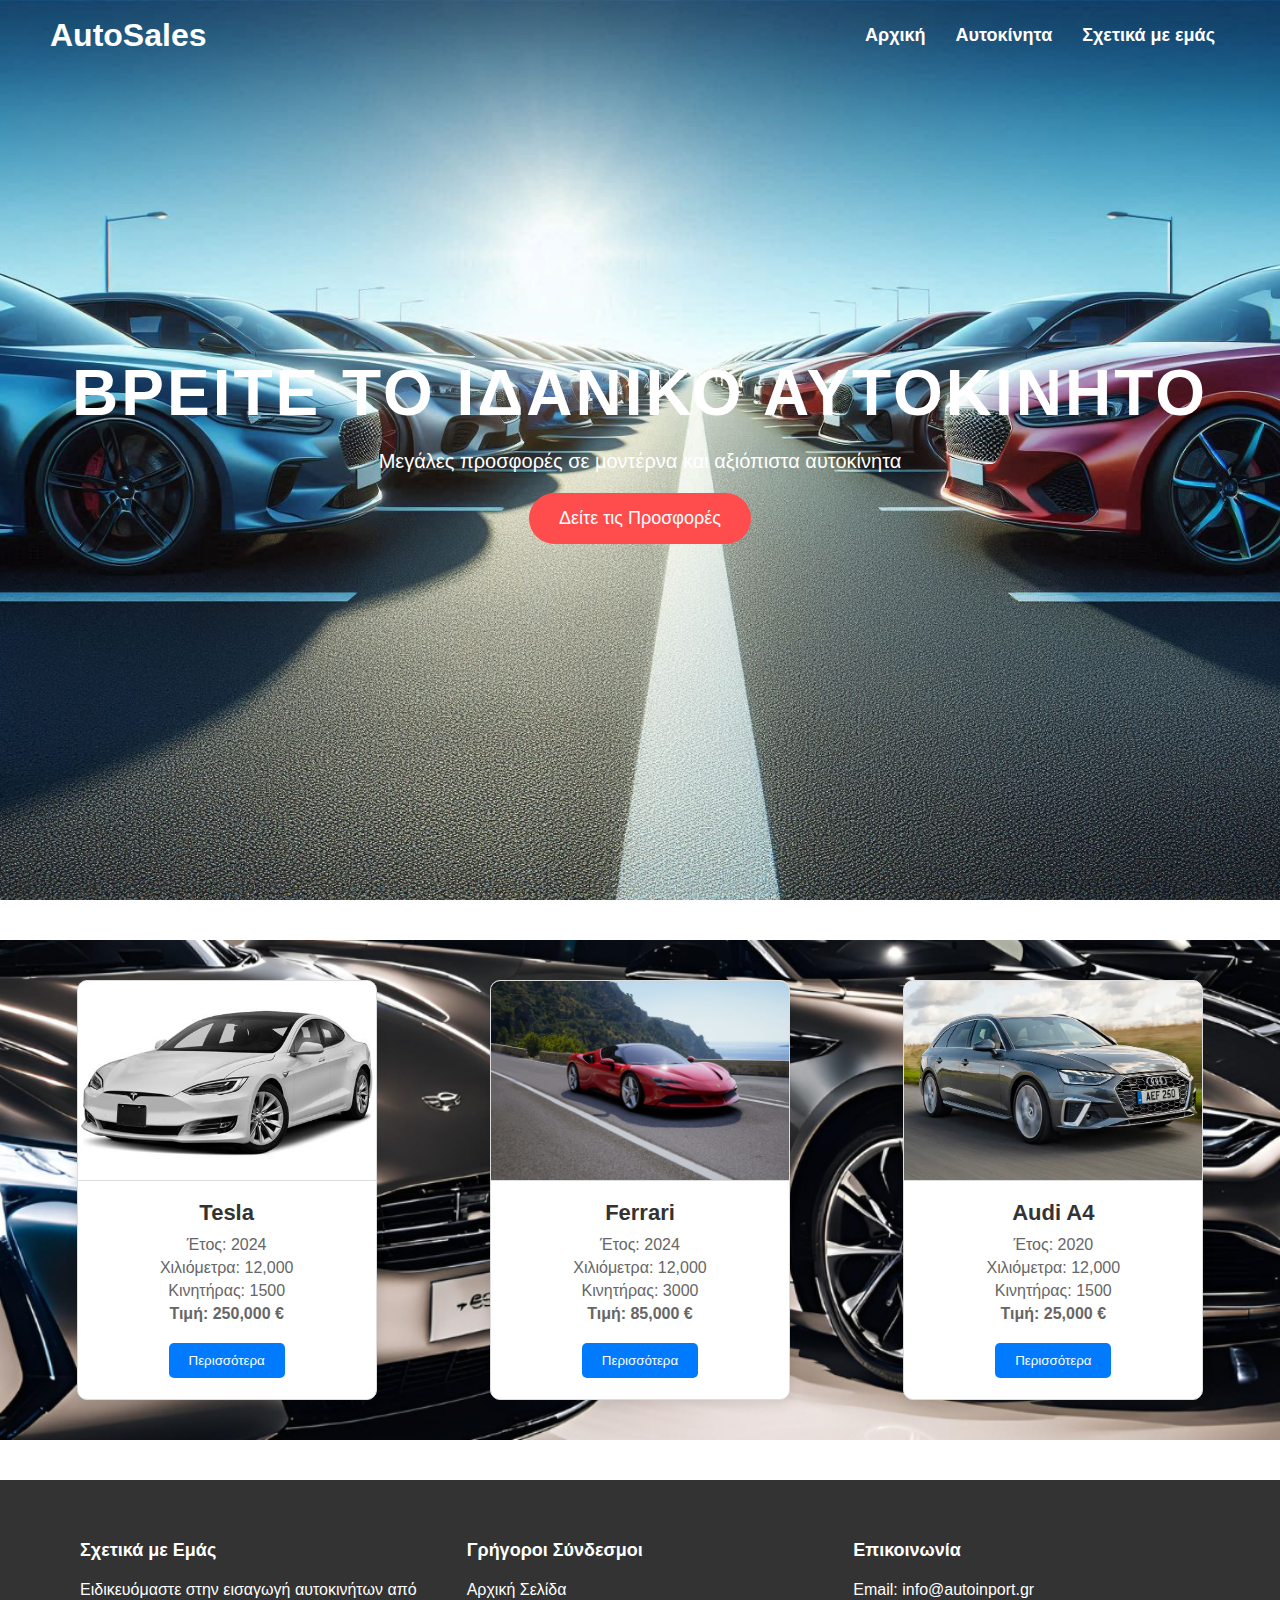
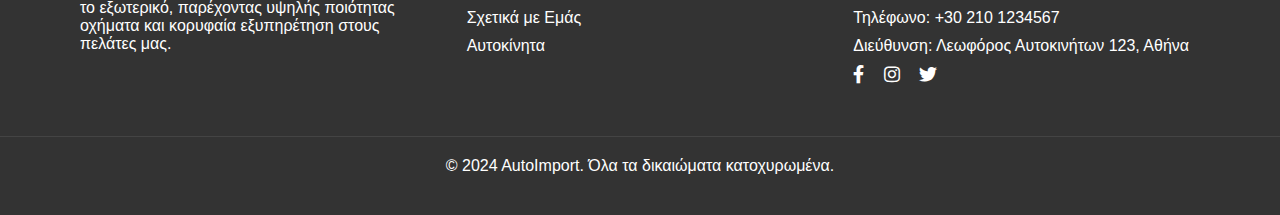
<file: index.html>
<!DOCTYPE html>
<html lang="el">
<head>
    <meta charset="UTF-8">
    <meta name="viewport" content="width=device-width, initial-scale=1.0">
    <meta http-equiv="X-UA-Compatible" content="ie=edge">
    <title>Πώληση Αυτοκινήτων</title>
    <link href="https://fonts.googleapis.com/css2?family=Poppins:wght@400;600&display=swap" rel="stylesheet">
    <link rel="stylesheet" type="text/css" href="style.css">
    <link rel="stylesheet" href="https://cdnjs.cloudflare.com/ajax/libs/font-awesome/5.15.4/css/all.min.css">

</head>
<body>
    <header>
        <h1><a href="index.html">AutoSales</a></h1>
        
        <div class="hamburger">&#9776;</div> <!-- Hamburger icon -->
    
        <nav>
            <ul id="navbar">
                <li><a href="index.html">Αρχική</a></li>
                <li><a href="cars.html">Αυτοκίνητα</a></li>
                <li><a href="aboutus.html">Σχετικά με εμάς</a></li>
            </ul>
        </nav>
    </header>
    
<section class="hero">
    <h2>Βρείτε το Ιδανικό Αυτοκίνητο</h2>
    <p>Μεγάλες προσφορές σε μοντέρνα και αξιόπιστα αυτοκίνητα</p>
    <a href="cars.html">
        <button>Δείτε τις Προσφορές</button>
    </a>
    </section>
    <section class="car-list" id="randomCarList">
        <!-- This section will display 3 random cars -->
    </section>
       
    <script>
        document.addEventListener('DOMContentLoaded', () => {
            const header = document.querySelector('header');
            const navbar = document.getElementById('navbar');
            const hamburger = document.querySelector('.hamburger');
            const isHomePage = window.location.pathname.includes('index.html'); // Ελέγχει αν είναι η αρχική σελίδα
        
            // Αρχική κατάσταση: Διαφάνεια για το header αν είμαστε στην αρχική σελίδα
            if (isHomePage) {
                header.classList.add('transparent'); // Εφαρμόζει τη διαφάνεια στην αρχική σελίδα
            } else {
                header.classList.remove('transparent'); // Αφαιρεί τη διαφάνεια σε άλλες σελίδες
            }
        
            // Προσθήκη event listener στο hamburger menu
            hamburger.addEventListener('click', () => {
                navbar.classList.toggle('active'); // Εναλλαγή της ενεργής κλάσης
        
                if (isHomePage && navbar.classList.contains('active')) {
                    navbar.classList.add('transparent'); // Προσθήκη διαφάνειας αν είμαστε στην αρχική σελίδα
                } else {
                    navbar.classList.remove('transparent'); // Αφαίρεση διαφάνειας σε άλλες σελίδες ή όταν το menu κλείνει
                }
            });
        });
        
            </script>
            
    

<footer>
    <div class="footer-container">
        <!-- Στήλη 1 -->
        <div class="footer-column">
            <h3>Σχετικά με Εμάς</h3>
            <p>Ειδικευόμαστε στην εισαγωγή αυτοκινήτων από το εξωτερικό, παρέχοντας υψηλής ποιότητας οχήματα και κορυφαία εξυπηρέτηση στους πελάτες μας.</p>
        </div>

        <!-- Στήλη 2 -->
        <div class="footer-column">
            <h3>Γρήγοροι Σύνδεσμοι</h3>
            <ul>
                <li><a href="home.html">Αρχική Σελίδα</a></li>
                <li><a href="aboutus.html">Σχετικά με Εμάς</a></li>
                <li><a href="cars.html">Αυτοκίνητα</a></li>
            </ul>
        </div>

        <!-- Στήλη 3 -->
        <div class="footer-column">
            <h3>Επικοινωνία</h3>
            <ul>
                <li>Email: info@autoinport.gr</li>
                <li>Τηλέφωνο: +30 210 1234567</li>
                <li>Διεύθυνση: Λεωφόρος Αυτοκινήτων 123, Αθήνα</li>
            </ul>
            <div class="social-links">
                <a href="#"><i class="fab fa-facebook-f"></i></a>
                <a href="#"><i class="fab fa-instagram"></i></a>
                <a href="#"><i class="fab fa-twitter"></i></a>
            </div>
        </div>

      
    </div>

    <div class="footer-bottom">
        <p>© 2024 AutoImport. Όλα τα δικαιώματα κατοχυρωμένα.</p>
    </div>
</footer>
<script src="script.js"></script>

</body>
</html>
</file>
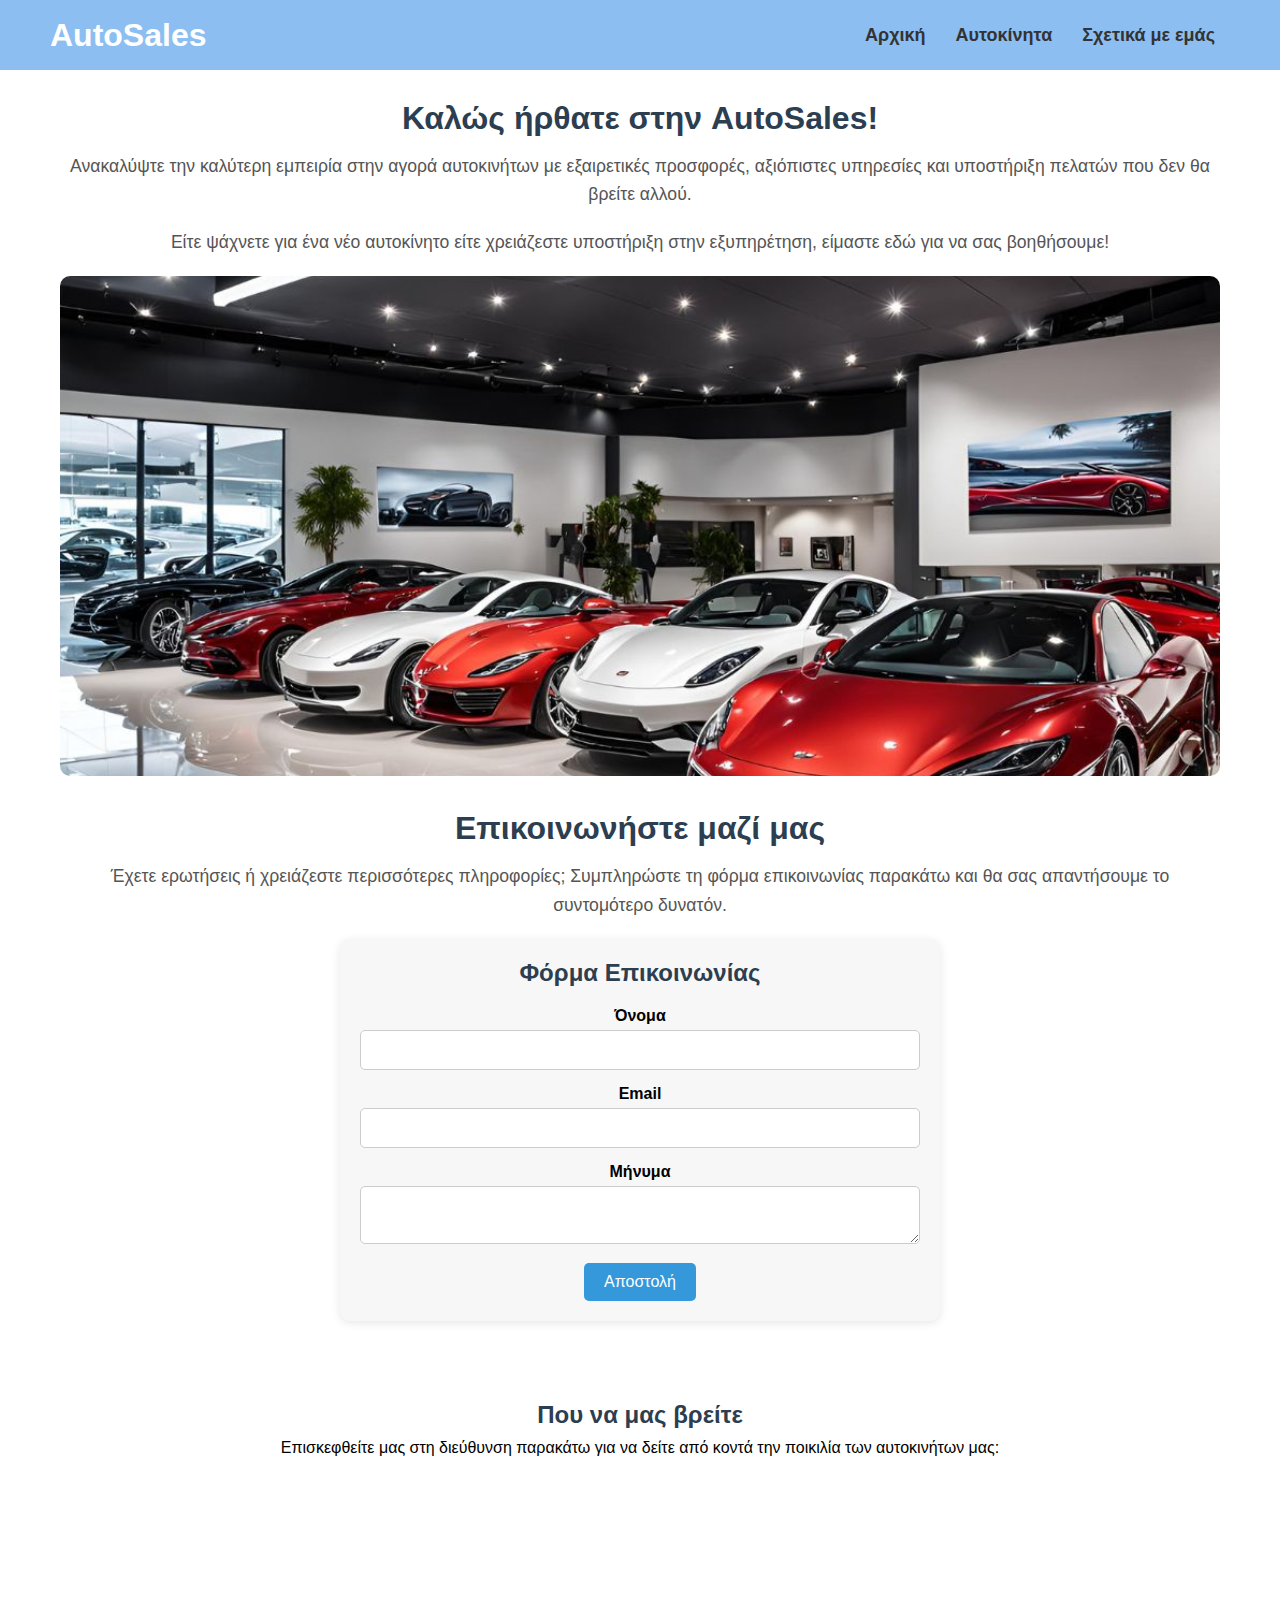
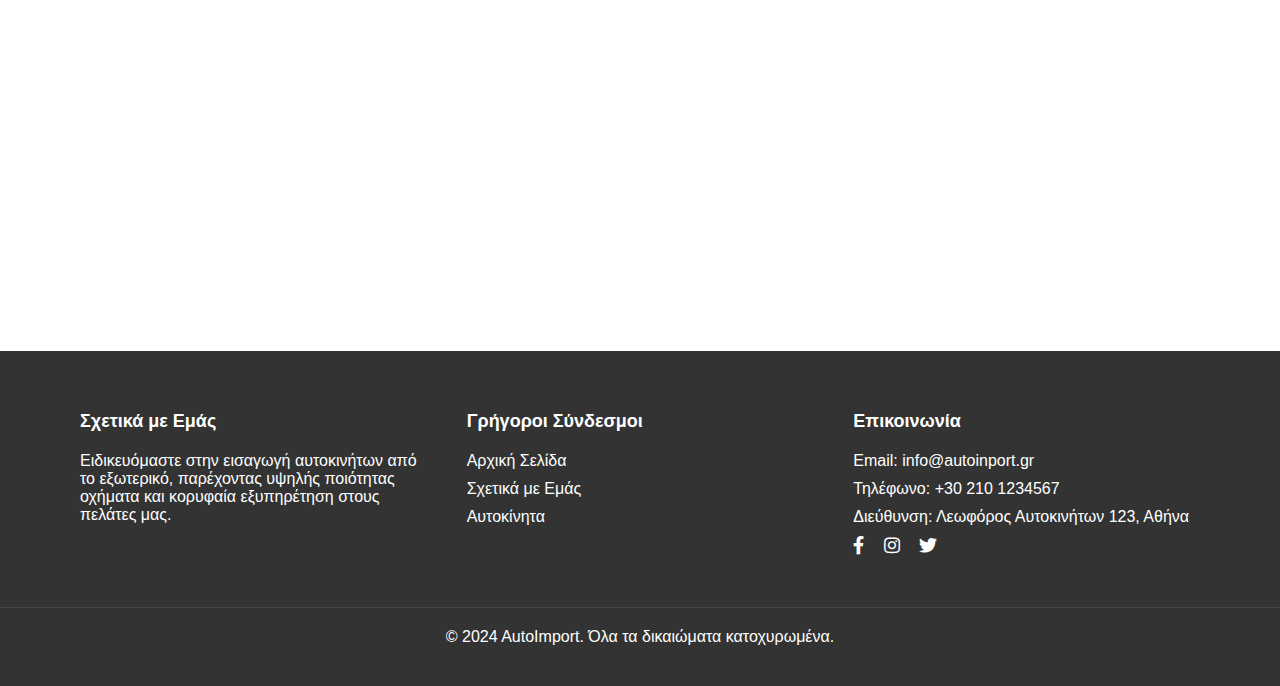
<file: aboutus.html>
<!DOCTYPE html>
<html lang="el">
<head>
    <meta charset="UTF-8">
    <meta name="viewport" content="width=device-width, initial-scale=1.0">
    <meta http-equiv="X-UA-Compatible" content="ie=edge">
    <title>Πώληση Αυτοκινήτων</title>
    <link href="https://fonts.googleapis.com/css2?family=Poppins:wght@400;600&display=swap" rel="stylesheet">
    <link rel="stylesheet" type="text/css" href="style.css">
    <link rel="stylesheet" href="https://cdnjs.cloudflare.com/ajax/libs/font-awesome/5.15.4/css/all.min.css">

</head>
<body>

    <header>
        <h1><a href="index.html">AutoSales</a></h1>
        
        <div class="hamburger">&#9776;</div> <!-- Hamburger icon -->
    
        <nav>
            <ul id="navbar">
                <li><a href="index.html">Αρχική</a></li>
                <li><a href="cars.html">Αυτοκίνητα</a></li>
                <li><a href="aboutus.html">Σχετικά με εμάς</a></li>
            </ul>
        </nav>
    </header>
    <section class="section-container">
        
        <div class="section-content">
            <h2>Καλώς ήρθατε στην AutoSales!</h2>
            <p>Ανακαλύψτε την καλύτερη εμπειρία στην αγορά αυτοκινήτων με εξαιρετικές προσφορές, αξιόπιστες υπηρεσίες και υποστήριξη πελατών που δεν θα βρείτε αλλού.</p>
            <p>Είτε ψάχνετε για ένα νέο αυτοκίνητο είτε χρειάζεστε υποστήριξη στην εξυπηρέτηση, είμαστε εδώ για να σας βοηθήσουμε!</p>
            <img src="ma.jpg" alt="Εικόνα της AutoSales" class="hero-image">

            <h3>Επικοινωνήστε μαζί μας</h3>
            <p>Έχετε ερωτήσεις ή χρειάζεστε περισσότερες πληροφορίες; Συμπληρώστε τη φόρμα επικοινωνίας παρακάτω και θα σας απαντήσουμε το συντομότερο δυνατόν.</p>
        
            <div class="form-container">
                <h2>Φόρμα Επικοινωνίας</h2>
                <form id="contactForm">
                    <div class="form-group">
                        <label for="name">Όνομα</label>
                        <input type="text" id="name" name="name" required>
                    </div>
                    <div class="form-group">
                        <label for="email">Email</label>
                        <input type="email" id="email" name="email" required>
                    </div>
                    <div class="form-group">
                        <label for="message">Μήνυμα</label>
                        <textarea id="message" name="message" required></textarea>
                    </div>
                    <button type="submit">Αποστολή</button>
                </form>
                
            </div>
        </div>
    
        <!-- Χάρτης τοποθετημένος κάτω από τη φωτογραφία -->
        <div class="map-container">
            <h3>Που να μας βρείτε</h3>
            <p>Επισκεφθείτε μας στη διεύθυνση παρακάτω για να δείτε από κοντά την ποικιλία των αυτοκινήτων μας:</p>
            <iframe src="https://www.google.com/maps/embed?pb=!1m14!1m12!1m3!1d4482.02900104668!2d22.13974084633667!3d37.407019358412334!2m3!1f0!2f0!3f0!3m2!1i1024!2i768!4f13.1!5e0!3m2!1sel!2sgr!4v1728554909999!5m2!1sel!2sgr" 
                width="600" height="450" style="border:0;" allowfullscreen="" loading="lazy" referrerpolicy="no-referrer-when-downgrade">
            </iframe>
        </div>
    </section>
    
    <script>
        // Διαχείριση υποβολής της φόρμας
        document.getElementById('contactForm').addEventListener('submit', function(event) {
            event.preventDefault(); // Αποφυγή προεπιλεγμένης υποβολής
    
            const name = document.getElementById('name').value;
            const email = document.getElementById('email').value;
            const message = document.getElementById('message').value;
    
            // Δημιουργία αντικειμένου για την υποβολή
            const submission = {
                name: name,
                email: email,
                message: message
            };
    
            // Απόκτηση τρεχόντων υποβολών από το localStorage
            let submissions = JSON.parse(localStorage.getItem('submissions')) || [];
    
            // Προσθήκη της νέας υποβολής στον πίνακα
            submissions.push(submission);
    
            // Αποθήκευση του ενημερωμένου πίνακα στο localStorage
            localStorage.setItem('submissions', JSON.stringify(submissions));
    
            alert('Τα δεδομένα αποθηκεύτηκαν τοπικά!');
            
            // Καθαρισμός φόρμας μετά την υποβολή
            document.getElementById('contactForm').reset();
        });
            
            document.addEventListener('DOMContentLoaded', () => {
            const header = document.querySelector('header');
            const navbar = document.getElementById('navbar');
            const hamburger = document.querySelector('.hamburger');
            const isHomePage = window.location.pathname.includes('home.html'); // Ελέγχει αν είναι η αρχική σελίδα
        
            // Αρχική κατάσταση: Διαφάνεια για το header αν είμαστε στην αρχική σελίδα
            if (isHomePage) {
                header.classList.add('transparent'); // Εφαρμόζει τη διαφάνεια στην αρχική σελίδα
            } else {
                header.classList.remove('transparent'); // Αφαιρεί τη διαφάνεια σε άλλες σελίδες
            }
        
            // Προσθήκη event listener στο hamburger menu
            hamburger.addEventListener('click', () => {
                navbar.classList.toggle('active'); // Εναλλαγή της ενεργής κλάσης
        
                if (isHomePage && navbar.classList.contains('active')) {
                    navbar.classList.add('transparent'); // Προσθήκη διαφάνειας αν είμαστε στην αρχική σελίδα
                } else {
                    navbar.classList.remove('transparent'); // Αφαίρεση διαφάνειας σε άλλες σελίδες ή όταν το menu κλείνει
                }
            });
        });
        
                        
    </script>
    
    

    <footer>
        <div class="footer-container">
            <!-- Στήλη 1 -->
            <div class="footer-column">
                <h3>Σχετικά με Εμάς</h3>
                <p>Ειδικευόμαστε στην εισαγωγή αυτοκινήτων από το εξωτερικό, παρέχοντας υψηλής ποιότητας οχήματα και κορυφαία εξυπηρέτηση στους πελάτες μας.</p>
            </div>
    
            <!-- Στήλη 2 -->
            <div class="footer-column">
                <h3>Γρήγοροι Σύνδεσμοι</h3>
                <ul>
                    <li><a href="index.html">Αρχική Σελίδα</a></li>
                    <li><a href="aboutus.html">Σχετικά με Εμάς</a></li>
                    <li><a href="cars.html">Αυτοκίνητα</a></li>
                
                </ul>
            </div>
    
            <!-- Στήλη 3 -->
            <div class="footer-column">
                <h3>Επικοινωνία</h3>
                <ul>
                    <li>Email: info@autoinport.gr</li>
                    <li>Τηλέφωνο: +30 210 1234567</li>
                    <li>Διεύθυνση: Λεωφόρος Αυτοκινήτων 123, Αθήνα</li>
                </ul>
                <div class="social-links">
                    <a href="#"><i class="fab fa-facebook-f"></i></a>
                    <a href="#"><i class="fab fa-instagram"></i></a>
                    <a href="#"><i class="fab fa-twitter"></i></a>
                </div>
            </div>
    
          
        </div>
    
        <div class="footer-bottom">
            <p>© 2024 AutoImport. Όλα τα δικαιώματα κατοχυρωμένα.</p>
        </div>
    </footer>
<script src="script.js"></script>

</body>
</html>
</file>
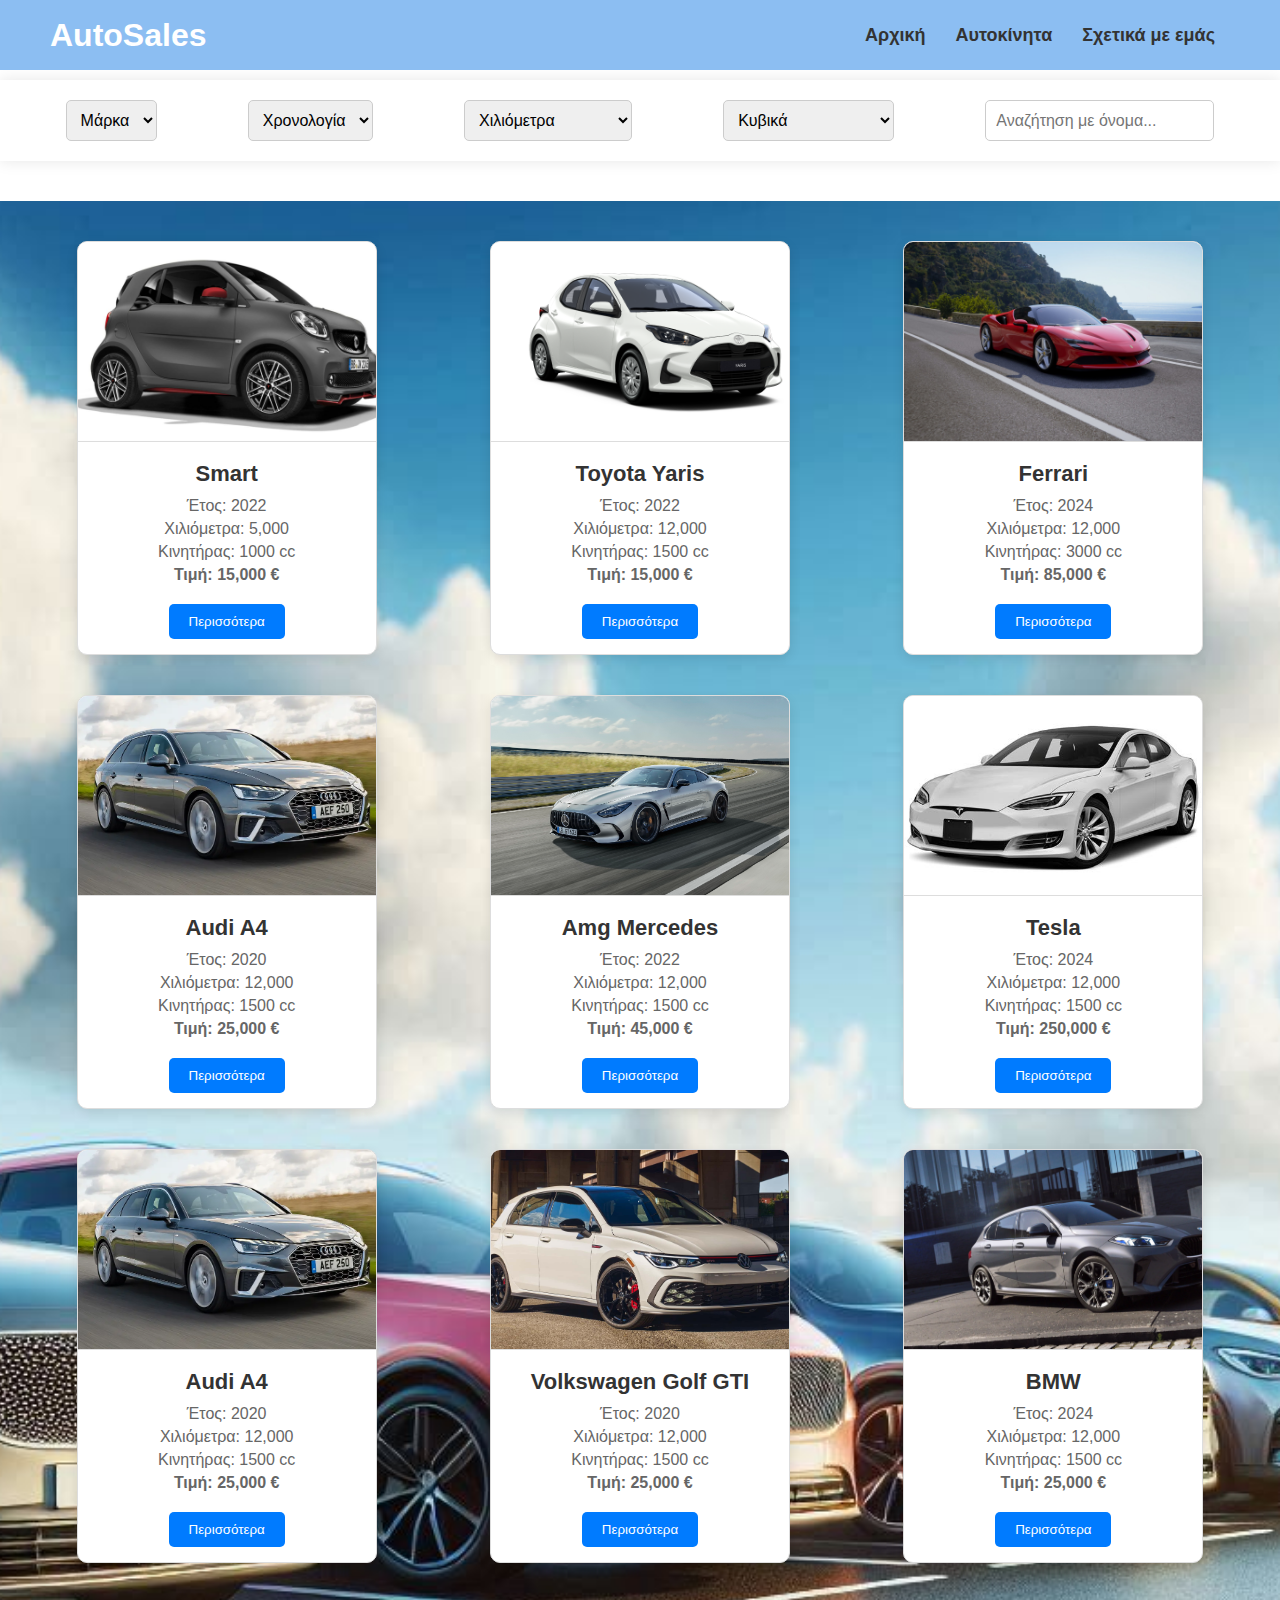
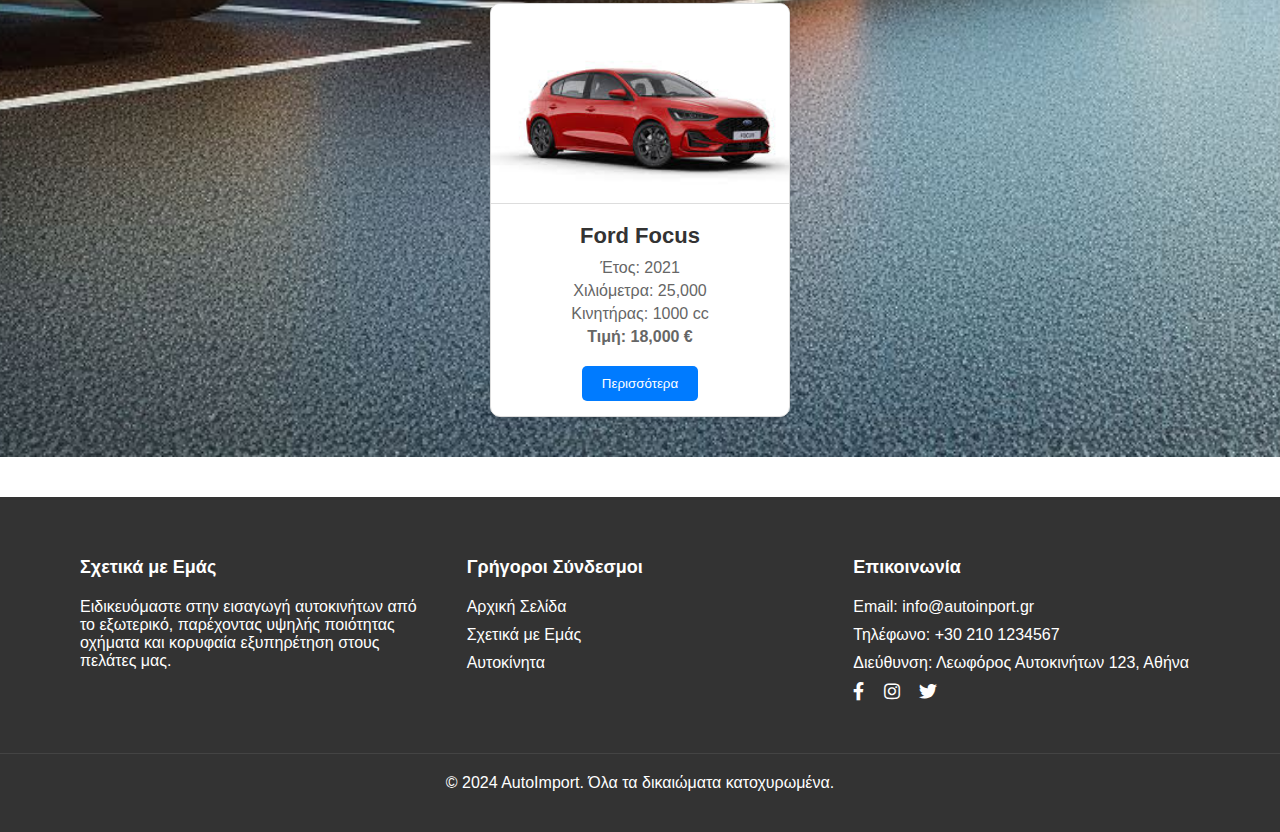
<file: cars.html>
<!DOCTYPE html>
<html lang="el">
<head>
    <meta charset="UTF-8">
    <meta name="viewport" content="width=device-width, initial-scale=1.0">
    <meta http-equiv="X-UA-Compatible" content="ie=edge">
    <title>Φίλτρα Αυτοκινήτων</title>
    <link href="https://fonts.googleapis.com/css2?family=Poppins:wght@400;600&display=swap" rel="stylesheet">
    <link rel="stylesheet" type="text/css" href="style.css">
    <link rel="stylesheet" href="https://cdnjs.cloudflare.com/ajax/libs/font-awesome/5.15.4/css/all.min.css">

</head>
<body>
    <header>
        <h1><a href="index.html">AutoSales</a></h1>
        
        <div class="hamburger">&#9776;</div> <!-- Hamburger icon -->
    
        <nav>
            <ul id="navbar">
                <li><a href="index.html">Αρχική</a></li>
                <li><a href="cars.html">Αυτοκίνητα</a></li>
                <li><a href="aboutus.html">Σχετικά με εμάς</a></li>
            </ul>
        </nav>
    </header>
    
    <script>
        document.addEventListener('DOMContentLoaded', () => {
            const header = document.querySelector('header');
            const navbar = document.getElementById('navbar');
            const hamburger = document.querySelector('.hamburger');
            const isHomePage = window.location.pathname.includes('index.html'); // Ελέγχει αν είναι η αρχική σελίδα
        
            // Αρχική κατάσταση: Διαφάνεια για το header αν είμαστε στην αρχική σελίδα
            if (isHomePage) {
                header.classList.add('transparent'); // Εφαρμόζει τη διαφάνεια στην αρχική σελίδα
            } else {
                header.classList.remove('transparent'); // Αφαιρεί τη διαφάνεια σε άλλες σελίδες
            }
        
            // Προσθήκη event listener στο hamburger menu
            hamburger.addEventListener('click', () => {
                navbar.classList.toggle('active'); // Εναλλαγή της ενεργής κλάσης
        
                if (isHomePage && navbar.classList.contains('active')) {
                    navbar.classList.add('transparent'); // Προσθήκη διαφάνειας αν είμαστε στην αρχική σελίδα
                } else {
                    navbar.classList.remove('transparent'); // Αφαίρεση διαφάνειας σε άλλες σελίδες ή όταν το menu κλείνει
                }
            });
        });
        
            </script>
            
<!-- Φίλτρα και Αναζήτηση -->
<div class="filters">
    <select id="brandFilter">
        <option value="">Μάρκα</option>
        <option value="Ford">Ford</option>
        <option value="Audi">Audi</option>
        <option value="BMW">BMW</option>
        <option value="Tesla">Tesla</option>
    </select>

    <select id="yearFilter">
        <option value="">Χρονολογία</option>
        <option value="2024">2024</option>
        <option value="2023">2023</option>
        <option value="2022">2022</option>
        <option value="2021">2021</option>
        <option value="2020">2020</option>
        <option value="2019">2019</option>
        <option value="2018">2018</option>
    </select>

    <!-- Νέο φίλτρο για τα χιλιόμετρα -->
    <select id="kmFilter">
        <option value="">Χιλιόμετρα</option>
        <option value="5000">Έως 5,000 χλμ</option>
        <option value="10000">Έως 10,000 χλμ</option>
        <option value="50000">Έως 50,000 χλμ</option>
        <option value="100000">Έως 100,000 χλμ</option>
    </select>

    <!-- Νέο φίλτρο για τον κινητήρα (κυβικά) -->
    <select id="engineFilter">
        <option value="">Κυβικά</option>
        <option value="1000">Έως 1,000 κυβικά</option>
        <option value="1600">Έως 1,600 κυβικά</option>
        <option value="2000">Έως 2,000 κυβικά</option>
        <option value="3000">Έως 3,000 κυβικά</option>
    </select>
    <input type="text" id="searchInput" placeholder="Αναζήτηση με όνομα...">
</div>


<!-- Λίστα Αυτοκινήτων (θα γεμίσει δυναμικά από το JavaScript) -->
<section class="car-list" id="carList">
    <!-- Τα αυτοκίνητα θα φορτωθούν εδώ δυναμικά -->

<!-- Λίστα Αυτοκινήτων (θα γεμίσει δυναμικά από το JavaScript) -->
<section class="car-list empty" id="carList">
    <!-- Τα αυτοκίνητα θα φορτωθούν εδώ δυναμικά -->
</section>
</section>



<footer>
    <div class="footer-container">
        <!-- Στήλη 1 -->
        <div class="footer-column">
            <h3>Σχετικά με Εμάς</h3>
            <p>Ειδικευόμαστε στην εισαγωγή αυτοκινήτων από το εξωτερικό, παρέχοντας υψηλής ποιότητας οχήματα και κορυφαία εξυπηρέτηση στους πελάτες μας.</p>
        </div>

        <!-- Στήλη 2 -->
        <div class="footer-column">
            <h3>Γρήγοροι Σύνδεσμοι</h3>
            <ul>
                <li><a href="index.html">Αρχική Σελίδα</a></li>
                <li><a href="aboutus.html">Σχετικά με Εμάς</a></li>
                <li><a href="cars.html">Αυτοκίνητα</a></li>
  
            </ul>
        </div>

        <!-- Στήλη 3 -->
        <div class="footer-column">
            <h3>Επικοινωνία</h3>
            <ul>
                <li>Email: info@autoinport.gr</li>
                <li>Τηλέφωνο: +30 210 1234567</li>
                <li>Διεύθυνση: Λεωφόρος Αυτοκινήτων 123, Αθήνα</li>
            </ul>
            <div class="social-links">
                <a href="#"><i class="fab fa-facebook-f"></i></a>
                <a href="#"><i class="fab fa-instagram"></i></a>
                <a href="#"><i class="fab fa-twitter"></i></a>
            </div>
        </div>

      
    </div>

    <div class="footer-bottom">
        <p>© 2024 AutoImport. Όλα τα δικαιώματα κατοχυρωμένα.</p>
    </div>
</footer>

    <script src="script.js"></script>


</body>
</html>
</file>
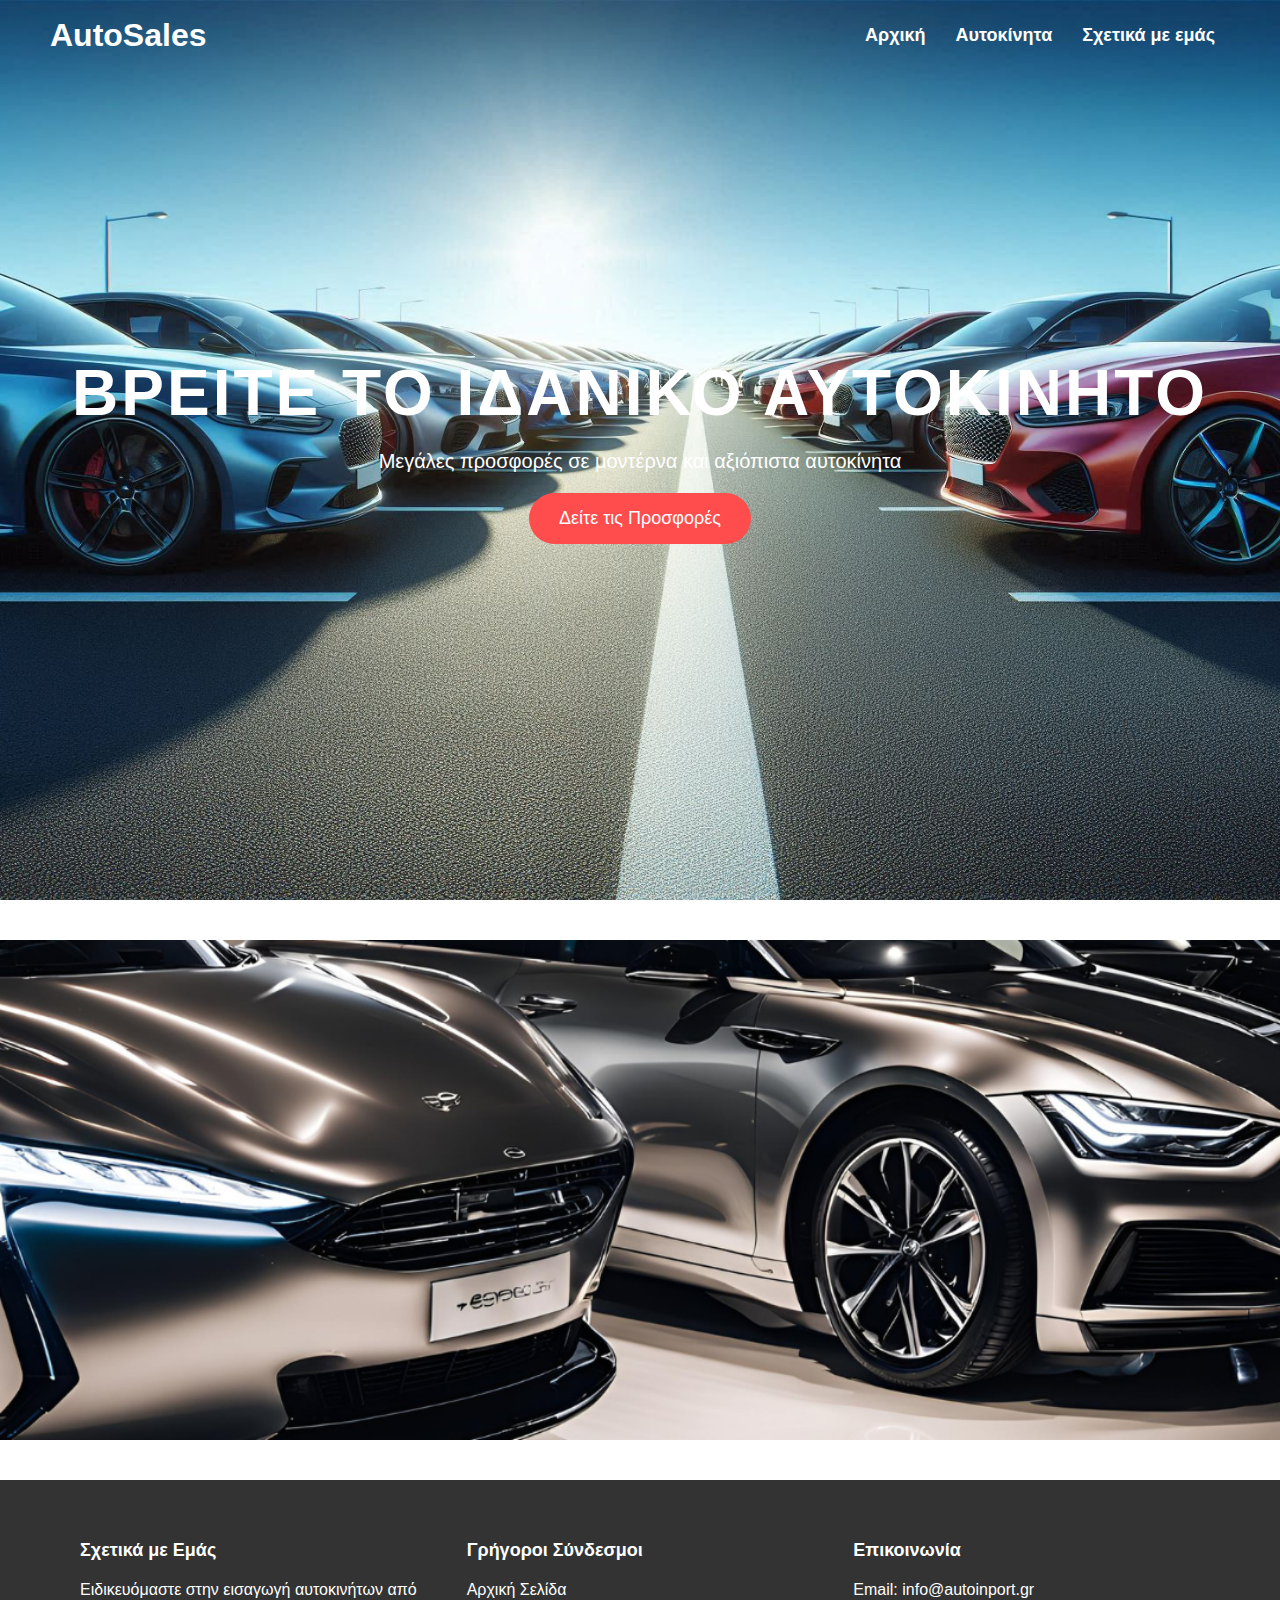
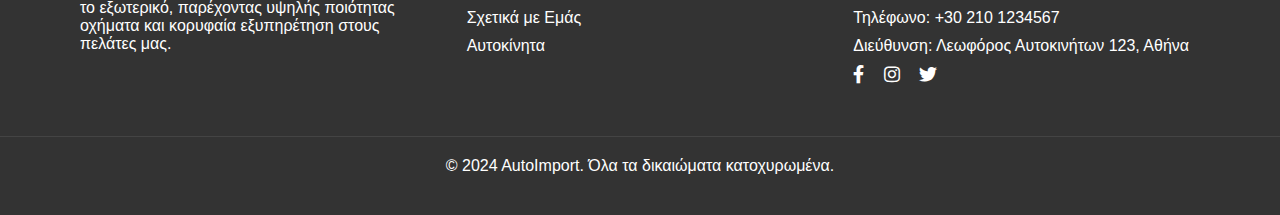
<file: home.html>
<!DOCTYPE html>
<html lang="el">
<head>
    <meta charset="UTF-8">
    <meta name="viewport" content="width=device-width, initial-scale=1.0">
    <meta http-equiv="X-UA-Compatible" content="ie=edge">
    <title>Πώληση Αυτοκινήτων</title>
    <link href="https://fonts.googleapis.com/css2?family=Poppins:wght@400;600&display=swap" rel="stylesheet">
    <link rel="stylesheet" type="text/css" href="style.css">
    <link rel="stylesheet" href="https://cdnjs.cloudflare.com/ajax/libs/font-awesome/5.15.4/css/all.min.css">

</head>
<body>
    <header>
        <h1><a href="home.html">AutoSales</a></h1>
        
        <div class="hamburger">&#9776;</div> <!-- Hamburger icon -->
    
        <nav>
            <ul id="navbar">
                <li><a href="home.html">Αρχική</a></li>
                <li><a href="cars.html">Αυτοκίνητα</a></li>
                <li><a href="aboutus.html">Σχετικά με εμάς</a></li>
            </ul>
        </nav>
    </header>
    
<section class="hero">
    <h2>Βρείτε το Ιδανικό Αυτοκίνητο</h2>
    <p>Μεγάλες προσφορές σε μοντέρνα και αξιόπιστα αυτοκίνητα</p>
    <a href="cars.html">
        <button>Δείτε τις Προσφορές</button>
    </a>
    </section>
    <section class="car-list" id="randomCarList">
        <!-- This section will display 3 random cars -->
    </section>
       
    <script>
        document.addEventListener('DOMContentLoaded', () => {
            const header = document.querySelector('header');
            const navbar = document.getElementById('navbar');
            const hamburger = document.querySelector('.hamburger');
            const isHomePage = window.location.pathname.includes('home.html'); // Ελέγχει αν είναι η αρχική σελίδα
        
            // Αρχική κατάσταση: Διαφάνεια για το header αν είμαστε στην αρχική σελίδα
            if (isHomePage) {
                header.classList.add('transparent'); // Εφαρμόζει τη διαφάνεια στην αρχική σελίδα
            } else {
                header.classList.remove('transparent'); // Αφαιρεί τη διαφάνεια σε άλλες σελίδες
            }
        
            // Προσθήκη event listener στο hamburger menu
            hamburger.addEventListener('click', () => {
                navbar.classList.toggle('active'); // Εναλλαγή της ενεργής κλάσης
        
                if (isHomePage && navbar.classList.contains('active')) {
                    navbar.classList.add('transparent'); // Προσθήκη διαφάνειας αν είμαστε στην αρχική σελίδα
                } else {
                    navbar.classList.remove('transparent'); // Αφαίρεση διαφάνειας σε άλλες σελίδες ή όταν το menu κλείνει
                }
            });
        });
        
            </script>
            
    

<footer>
    <div class="footer-container">
        <!-- Στήλη 1 -->
        <div class="footer-column">
            <h3>Σχετικά με Εμάς</h3>
            <p>Ειδικευόμαστε στην εισαγωγή αυτοκινήτων από το εξωτερικό, παρέχοντας υψηλής ποιότητας οχήματα και κορυφαία εξυπηρέτηση στους πελάτες μας.</p>
        </div>

        <!-- Στήλη 2 -->
        <div class="footer-column">
            <h3>Γρήγοροι Σύνδεσμοι</h3>
            <ul>
                <li><a href="home.html">Αρχική Σελίδα</a></li>
                <li><a href="aboutus.html">Σχετικά με Εμάς</a></li>
                <li><a href="cars.html">Αυτοκίνητα</a></li>
            </ul>
        </div>

        <!-- Στήλη 3 -->
        <div class="footer-column">
            <h3>Επικοινωνία</h3>
            <ul>
                <li>Email: info@autoinport.gr</li>
                <li>Τηλέφωνο: +30 210 1234567</li>
                <li>Διεύθυνση: Λεωφόρος Αυτοκινήτων 123, Αθήνα</li>
            </ul>
            <div class="social-links">
                <a href="#"><i class="fab fa-facebook-f"></i></a>
                <a href="#"><i class="fab fa-instagram"></i></a>
                <a href="#"><i class="fab fa-twitter"></i></a>
            </div>
        </div>

      
    </div>

    <div class="footer-bottom">
        <p>© 2024 AutoImport. Όλα τα δικαιώματα κατοχυρωμένα.</p>
    </div>
</footer>
<script src="script.js"></script>

</body>
</html>
</file>
<file: style.css>
/* Στυλ για τη σελίδα μεμονωμένου προϊόντος */
.product-container {
    display: flex;
    flex-direction: column;
    padding: 50px;
    animation: fadeIn 1s ease-in-out; /* Προσθέτουμε εφέ εμφάνισης */
}

@keyframes fadeIn {
    from { opacity: 0; transform: translateY(20px); }
    to { opacity: 1; transform: translateY(0); }
}

.container {
    display: flex;
    flex: 1;
}

/* Στυλ για την κύρια εικόνα */
.product-image {
    flex: 1 1 100%;
    padding: 20px;
    display: flex; /* Εξασφαλίζει ότι η εικόνα παραμένει ευθυγραμμισμένη */
    justify-content: center; /* Κεντράρει την εικόνα οριζόντια */
}

.product-image img {
    width: 100%; /* Η εικόνα καταλαμβάνει το 100% του container */
    height: auto; /* Το ύψος προσαρμόζεται αυτόματα */
    border-radius: 10px; /* Στρογγυλεμένες γωνίες */
    transition: transform 0.3s ease, box-shadow 0.3s ease; /* Εφέ μετάβασης για hover */
    max-width: 600px; /* Προαιρετικό: μέγιστο πλάτος για μεγάλα μεγέθη οθόνων */
}

.product-image img:hover {
    transform: scale(1.05); /* Εφέ zoom κατά το hover */
    box-shadow: 0 5px 15px rgba(0, 0, 0, 0.2); /* Σκιά κατά το hover */
}

/* Στυλ για τις λεπτομέρειες */
.product-details {
    flex: 1 1 100%;
    padding: 20px;
    background-color: #fff;
    border-radius: 10px;
    box-shadow: 0px 0px 15px rgba(0, 0, 0, 0.1);
}

.product-details h2 {
    font-size: 36px;
    margin-bottom: 20px;
}

.product-details p {
    font-size: 18px;
    margin: 10px 0;
}

.product-details .price {
    font-size: 28px;
    color: #ff4c4c;
    margin: 20px 0;
}

/* Στυλ για το πινακάκι */
.details-table {
    border-collapse: collapse;
    width: 100%;
    margin-top: 20px;
}

.details-table td, .details-table th {
    border: 1px solid #ddd;
    padding: 8px;
}

.details-table th {
    background-color: #f2f2f2;
    text-align: left;
}

/* Στυλ για το carousel */
.carousel {
    display: flex;
    justify-content: center;
    margin-top: 10px;
    flex-wrap: wrap;
}

.thumb {
    width: 60px;
    cursor: pointer;
    margin: 5px;
    opacity: 0.6;
    transition: transform 0.3s ease, opacity 0.3s ease;
}

.thumb:hover, .thumb.active {
    opacity: 1;
    transform: scale(1.1);
}

/* Responsive Style για μεγαλύτερες οθόνες */
@media (min-width: 600px) {
    .container {
        display: flex; /* Διασφαλίζει ότι το container είναι flexbox */
        flex-direction: row; /* Στήλη για μεγαλύτερες οθόνες */
    }

    .product-image {
        flex: 1 1 50%; /* Η εικόνα καταλαμβάνει το 50% της οθόνης */
        padding: 20px; /* Διάστημα γύρω από την εικόνα */
    }

    .product-details {
        flex: 1 1 50%; /* Οι λεπτομέρειες καταλαμβάνουν το 50% της οθόνης */
        padding: 20px; /* Διάστημα γύρω από τις λεπτομέρειες */
    }
}

/* Responsive Style για μικρότερες οθόνες */
@media (max-width: 600px) {
    .container {
        display: flex; /* Διασφαλίζει ότι το container είναι flexbox */
        flex-direction: column; /* Στήλη για μικρότερες οθόνες */
    }

    .product-image {
        flex: 1 1 100%; /* Η εικόνα καταλαμβάνει όλο το πλάτος */
        padding: 10px; /* Μειωμένο padding για μικρότερες οθόνες */
    }

    .product-details {
        flex: 1 1 100%; /* Οι λεπτομέρειες καταλαμβάνουν όλο το πλάτος */
        padding: 10px; /* Μειωμένο padding για μικρότερες οθόνες */
    }
}



.product-details button {
    padding: 15px 30px;
    font-size: 18px;
    background: #007bff;
    border: none;
    border-radius: 30px;
    color: white;
    cursor: pointer;
    transition: background 0.3s ease, transform 0.3s ease;
}

.product-details button:hover {
    background: #0056b3;
    transform: translateY(-3px); /* Ελαφριά ανύψωση του κουμπιού όταν το ποντίκι είναι από πάνω */
}


* {
    margin: 0;
    padding: 0;
    box-sizing: border-box;
    font-family:'Trebuchet MS', 'Lucida Sans Unicode', 'Lucida Grande', 'Lucida Sans', Arial, sans-serif;
}

body {
    margin: 0;
    padding: 0;
    background-size: cover; /* Κάλυψη ολόκληρης της περιοχής */
    background-position: center; /* Κεντραρισμένη εικόνα */
    height: 100vh; /* Υψος για την πλήρη κάλυψη της οθόνης */
}


/* Γενικό Στυλ */
header {
    display: flex; 
    justify-content: space-between; 
    align-items: center; 
    padding: 20px 50px; 
    background-color: rgba(128, 183, 241, 0.9); 
    position: absolute; 
    top: 0; 
    left: 0; 
    right: 0; 
    z-index: 1000; 
    height: 70px;
    transition: background-color 0.3s ease;
}

header h1 {
    margin: 0;
}

header h1 a {
    color: #fff;
    text-decoration: none;
}

/* Στυλ διαφάνειας για την αρχική σελίδα */
header.transparent {
    background-color: transparent; /* Διαφανές στην αρχική */
}

header.transparent #navbar {
    border: none; /* Αφαίρεση συνόρων */
}
/* Διαφανές navbar στην αρχική σελίδα */
header.transparent #navbar.active {
    background-color: rgba(128, 183, 241, 0); /* Ρυθμίστε την διαφάνεια στην αρχική */
}

header.transparent #navbar a {
    color: #fff; /* Λευκό χρώμα για τις επιλογές στο navbar */
}

#navbar {
    display: none; 
    text-align: center;
    list-style-type: none;
}
#navbar li {
    margin: 15px 0;
}

#navbar li a {
    text-decoration: none;
    color: #333; /* Χρώμα του κειμένου σε άλλες σελίδες */
    font-size: 18px;
    font-weight: bold;
}
/* Εμφάνιση του navbar όταν έχει την κλάση 'active' */
#navbar.active {
    display: flex; /* Εμφανίζεται όταν είναι ενεργό */
    flex-direction: column;
    align-items: center;
    background-color: rgba(128, 183, 241, 0.9); /* Γαλάζιο υπόβαθρο στις άλλες σελίδες */
    position: absolute;
    top: 70px;
    left: 0;
    right: 0;
    z-index: 999;
    transition: background-color 0.3s ease;
}
/* Στυλ για το Hamburger Menu */
.hamburger {
    display: block;
    cursor: pointer;
    position: absolute;
    top: 20px;
    right: 20px;
}

.hamburger div {
    width: 25px;
    height: 3px;
    background-color: #fff;
    margin: 5px 0;
}

/* Στυλ για το Navbar σε Μικρές Οθόνες */
@media (max-width: 768px) {
    .hamburger {
        display: block; /* Εμφάνιση του hamburger menu */
    }

    #navbar {
        display: none; /* Απόκρυψη του navbar από προεπιλογή */
        flex-direction: column;
        align-items: center;
        list-style-type: none;
        background-color: rgba(128, 183, 241, 0.9); 
        position: absolute;
        top: 70px;
        left: 0;
        right: 0;
        z-index: 999;
        transition: background-color 0.3s ease;
    }

    #navbar.active {
        display: flex; /* Εμφάνιση του navbar όταν είναι ενεργό */
    }

    #navbar li {
        margin: 10px 0;
    }

    #navbar a {
        color: #fff;
        text-decoration: none;
    }
}
/* Στυλ για το navbar όταν είναι ενεργό και διαφανές στην αρχική σελίδα */
#navbar.transparent {
    background-color: rgba(128, 183, 241, 0.3); /* Ρυθμίστε την διαφάνεια όπως θέλετε */
}
/* Στυλ για το Navbar σε Μεγάλες Οθόνες */
@media (min-width: 769px) {
    #navbar {
        display: flex; /* Σε μεγάλες οθόνες το navbar είναι πάντα ορατό */
        flex-direction: row;
        justify-content: flex-end;
    }

    .hamburger {
        display: none; /* Απόκρυψη του hamburger σε μεγάλες οθόνες */
    }

    #navbar li {
        margin: 0 15px;
    }

    #navbar a {
        color: #fff;
        text-decoration: none;
    }
}

/* Στυλ Navbar για μεγαλύτερες οθόνες */
@media (min-width: 768px) {
    nav ul {
        display: flex;
        justify-content: flex-end;
    }

    nav ul li {
        margin-right: 20px;
    }

    nav ul li:last-child {
        margin-right: 0;
    }

    .hamburger {
        display: none; /* Απόκρυψη hamburger στις μεγάλες οθόνες */
    }
}

/* Navbar styling for small screens */
@media (max-width: 767px) {
    nav ul {
        display: none; /* Αρχικά κρυμμένο */
        flex-direction: column;
        justify-content: center;
        align-items: center;
        background-color: rgba(128, 183, 241, 0.9); /* Ορατό σε μικρές οθόνες */
        position: absolute;
        top: 70px; /* Ξεκινάει κάτω από το header */
        width: 100%;
        left: 0;
        transition: background-color 0.3s ease; /* Ομαλή αλλαγή διαφάνειας */
    }

    nav ul.active {
        display: flex; /* Εμφανίζεται όταν είναι ενεργό */
    }

    /* Διαφάνεια όταν είναι ενεργό και είμαστε στην αρχική σελίδα */
    nav ul.active.transparent {
        background-color: rgba(128, 183, 241, 0.5); /* Ρυθμίστε την διαφάνεια όπως θέλετε */
    }

    .hamburger {
        display: block;
        cursor: pointer;
        position: absolute;
        top: 20px;
        right: 20px;
    }

    .hamburger div {
        width: 25px;
        height: 3px;
        background-color: #fff;
        margin: 5px 0;
    }
}


.hero {
    height: 100vh;
    display: flex;
    flex-direction: column;
    justify-content: center;
    align-items: center;
    text-align: center;
    background-image: url('n1.jpeg');
    background-size:cover;
    background-position:center;
    background-attachment: fixed;
}

.hero h2 {
    font-size: 64px;
    text-transform: uppercase;
    letter-spacing: 3px;
    animation: fadeInDown 1.5s ease-out;
    color: #fff;
}

.hero p {
    font-size: 20px;
    margin: 20px 0;
    animation: fadeInUp 2s ease-out;
    color: #fff;
}

.hero button {
    padding: 15px 30px;
    font-size: 18px;
    background: #ff4c4c;
    border: none;
    border-radius: 30px;
    color: white;
    cursor: pointer;
    transition: background 0.3s ease;
}

.hero button:hover {
    background: #ff1a1a;
}

.hero1 {
    height: 100vh;
    display: flex;
    flex-direction: column;
    justify-content: center;
    align-items: center;
    text-align: center;
    background-image: url('n1.jpeg');
    background-size:cover;
    background-position:center;
    background-attachment: fixed;
}

.hero1 h2 {
    font-size: 64px;
    text-transform: uppercase;
    letter-spacing: 3px;
    animation: fadeInDown 1.5s ease-out;
    color: #fff;
}

.hero1 p {
    font-size: 20px;
    margin: 20px 0;
    animation: fadeInUp 2s ease-out;
    color: #fff;
}

.hero1 button {
    padding: 15px 30px;
    font-size: 18px;
    background: #ff4c4c;
    border: none;
    border-radius: 30px;
    color: white;
    cursor: pointer;
    transition: background 0.3s ease;
}

.hero1 button:hover {
    background: #ff1a1a;
}
.contact-section {
    background-color: #fff;
    display: flex;
    justify-content: center;
    align-items: center;
    min-height: 70vh; /* Μειώνουμε το ύψος */
}
/* Βασικά Στυλ για το section */
.section-container {
    display: flex;
    flex-direction: column;
    align-items: center;
    max-width: 1200px;
    margin: 0 auto;
    padding: 20px;
}

.hero-image {
    width: 100%; /* Πλάτος 100% */
    height: 500px; /* Σταθερό ύψος 100px */
    margin-bottom: 30px;
    margin-left: 0px;
    margin-right: 0px;
    border-radius: 10px; /* Γωνίες */
    object-fit: cover; /* Κάλυψη του διαθέσιμου χώρου χωρίς παραμόρφωση */
}

.section-content {
    text-align: center;
    margin-bottom: 40px;
    margin-top: 80px;
}

.section-content h2,
.section-content h3 {
    color: #2c3e50;
    font-size: 2em;
    margin-bottom: 15px;
}

.section-content p {
    font-size: 1.1em;
    color: #555;
    line-height: 1.6;
    margin-bottom: 20px;
}

.form-container {
    background-color: #f7f7f7;
    padding: 20px;
    border-radius: 10px;
    box-shadow: 0 2px 10px rgba(0, 0, 0, 0.1);
    width: 100%;
    max-width: 600px;
    margin: 0 auto 40px auto; /* Προσθήκη κέντρου μέσω margin auto */
}

.form-container h2 {
    font-size: 1.5em;
    margin-bottom: 20px;
}

.form-group {
    margin-bottom: 15px;
}

.form-group label {
    display: block;
    font-weight: bold;
    margin-bottom: 5px;
}

.form-group input,
.form-group textarea {
    width: 100%;
    padding: 10px;
    font-size: 1em;
    border: 1px solid #ccc;
    border-radius: 5px;
    box-sizing: border-box;
}

button[type="submit"] {
    background-color: #3498db;
    color: white;
    padding: 10px 20px;
    border: none;
    border-radius: 5px;
    font-size: 1em;
    cursor: pointer;
    transition: background-color 0.3s ease;
}

button[type="submit"]:hover {
    background-color: #2980b9;
}

/* Στυλ για τον Χάρτη */
.map-container {
    width: 100%;
    text-align: center;
}

.map-container iframe {
    width: 100%;
    max-width: 600px;
    border-radius: 10px;
    margin-top: 20px;
}

.map-container h3 {
    font-size: 1.5em;
    color: #2c3e50;
    margin-bottom: 10px;
}

/* Στυλ για κινητά */
@media (max-width: 768px) {
    .form-container,
    .map-container iframe {
        width: 100%;
        max-width: 100%;
    }

    .section-content h2,
    .section-content h3 {
        font-size: 1.8em;
    }
    
    .section-content p {
        font-size: 1em;
    }
}


@keyframes fadeInDown {
    from {
        opacity: 0;
        transform: translateY(-50px);
    }
    to {
        opacity: 1;
        transform: translateY(0);
    }
}

@keyframes fadeInUp {
    from {
        opacity: 0;
        transform: translateY(50px);
    }
    to {
        opacity: 1;
        transform: translateY(0);
    }
}


.container {
    width: 80%;
    margin: 50px auto;
}

.main-image {
    width: 70%;
    height: 400px;
    object-fit: cover;
    margin-bottom: 20px;
}

.carousel {
    display: flex;
    justify-content: center;
    gap: 10px;
    margin-right: 30%;
}

.carousel img {
    width: 100px;
    height: 100px;
    object-fit: cover;
    cursor: pointer;
    border: 2px solid transparent;
    transition: border-color 0.3s;
    
}

.carousel img.active {
    border-color: #007bff;
}
a{
    color: #fff;
    text-decoration: none;
}




.filters {
    display: flex;
    justify-content: space-around;
    padding: 20px;
    background-color: #fff;
    box-shadow: 0px 0px 15px rgba(0, 0, 0, 0.1);
    margin-top: 80px; /* Ή padding-top: 80px; ανάλογα με τις προτιμήσεις σου */

}

.filters select, .filters input {
    padding: 10px;
    font-size: 16px;
    border-radius: 5px;
    border: 1px solid #ccc;
}

/* Στυλ για μικρές οθόνες */
@media (max-width: 768px) {
    .filters {
        flex-direction: column; /* Τα φίλτρα στοιχίζονται κάθετα */
        gap: 15px;
        padding: 10px;
        align-items: center;
        justify-content: center;
    }

    .filters select,
    .filters input {
       
        width: 50%; /* Κάθε φίλτρο παίρνει όλο το διαθέσιμο πλάτος */
        font-size: 1em;
    }
}

/* Στυλ για τις μικρές κάρτες αυτοκινήτων στην αρχική σελίδα */
.small-car {
    flex: 1; /* Κάνει την κάθε κάρτα να προσαρμόζεται και να γεμίζει το διαθέσιμο χώρο */
    min-width: 250px; /* Ελάχιστο πλάτος της κάρτας */
    max-width: 30%; /* Κάθε κάρτα θα καταλαμβάνει μέχρι το 30% του container */
    border: 1px solid #ccc;
    padding: 10px;
    margin: 10px 0;
    box-shadow: 0 2px 5px rgba(0, 0, 0, 0.1);
    text-align: center;
    background-color: #f9f9f9;
    border-radius: 8px;
}

/* Στυλ για την εικόνα του αυτοκινήτου */
.small-car img {
    width: 100%; /* Κάνει την εικόνα να γεμίζει το πλάτος της κάρτας */
    height: auto;
    border-radius: 8px;
}

/* Στυλ για το όνομα και τις άλλες λεπτομέρειες */
.small-car h3 {
    font-size: 1.2rem; /* Σχετικά μικρότερη γραμματοσειρά */
    margin: 10px 0;
}

.small-car p {
    font-size: 0.9rem; /* Μικρότερη γραμματοσειρά για τα κείμενα */
}

.small-car .price {
    font-size: 1rem;
    font-weight: bold;
    color: #333;
}

.small-car button {
    background-color: #007bff;
    color: white;
    padding: 8px 12px;
    border: none;
    border-radius: 4px;
    cursor: pointer;
    font-size: 0.9rem;
}

.small-car button:hover {
    background-color: #0056b3;
}
/* Γενικό Layout για τα αυτοκίνητα */
.car-list {
    display: flex;
    justify-content: space-around;
    flex-wrap: wrap;
    margin: 40px 0;
    min-height: 500px; /* Ελάχιστο ύψος */

}
.car-list-empty {
    background-image: url('mi.jpeg');
    background-position: center;
    min-height: 500px; /* Μπορείτε να αλλάξετε το ύψος ανάλογα με τις ανάγκες σας */
}
#randomCarList {
    background-image: url('Untitled\ design.png'); /* Εδώ βάλε τη διαδρομή της εικόνας */
    background-size: cover; /* Κάνει την εικόνα να καλύπτει όλο το section */
    background-position: center; /* Κεντράρει την εικόνα */
    background-repeat: no-repeat; /* Αποτρέπει την επανάληψη της εικόνας */
    padding: 20px; /* Προσθέτει padding γύρω από το section */
    color: white; /* Ρυθμίζει το χρώμα του κειμένου, αν χρειάζεται */
}
#carList {
    background-image: url('mi.jpeg'); /* Εδώ βάλε τη διαδρομή της εικόνας */
    background-size: cover; /* Κάνει την εικόνα να καλύπτει όλο το section */
    background-position: center; /* Κεντράρει την εικόνα */
    background-repeat: no-repeat; /* Αποτρέπει την επανάληψη της εικόνας */
    padding: 20px; /* Προσθέτει padding γύρω από το section */
    color: white; /* Ρυθμίζει το χρώμα του κειμένου, αν χρειάζεται */
}
/* Μοντέρνο στυλ για τις κάρτες των αυτοκινήτων */
.car {
    border: 1px solid #ddd;
    border-radius: 10px;
    box-shadow: 0 4px 12px rgba(0, 0, 0, 0.1);
    background-color: #fff;
    overflow: hidden;
    width: 300px;
    margin: 20px;
    transition: transform 0.3s ease, box-shadow 0.3s ease;
    text-align: center;
    padding-bottom: 15px;
}

.car:hover {
    transform: translateY(-10px);
    box-shadow: 0 6px 15px rgba(0, 0, 0, 0.2);
}

/* Στυλ για την εικόνα του αυτοκινήτου */
.car img {
    width: 100%;
    height: 200px;
    object-fit: cover;
    border-bottom: 1px solid #ddd;
}

/* Στυλ για τα στοιχεία του αυτοκινήτου */
.car h3 {
    font-size: 22px;
    margin: 15px 0 10px;
    color: #333;
}

.car p {
    font-size: 16px;
    color: #666;
    margin: 5px 0;
}

.price {
    font-weight: bold;
    color: #000;
    margin-top: 10px;
    font-size: 18px;
}

/* Στυλ για το κουμπί Περισσότερα */
.car button {
    background-color: #007BFF;
    color: white;
    border: none;
    padding: 10px 20px;
    margin-top: 15px;
    cursor: pointer;
    border-radius: 5px;
    transition: background-color 0.3s ease;
}

.car button:hover {
    background-color: #0056b3;
}


footer {
    background-color: #333;
    color: #fff;
    padding: 40px 0;
}

.footer-container {
    display: flex;
    justify-content: space-between;
    flex-wrap: wrap;
    max-width: 1200px;
    margin: 0 auto;
    padding: 0 20px;
}

.footer-column {
    flex: 1;
    min-width: 250px;
    margin: 20px;
}

.footer-column h3 {
    margin-bottom: 20px;
    font-size: 18px;
}

.footer-column ul {
    list-style-type: none;
}

.footer-column ul li {
    margin-bottom: 10px;
}

.footer-column ul li a {
    color: #fff;
    text-decoration: none;
    transition: color 0.3s;
}

.footer-column ul li a:hover {
    color: #007bff;
}

.social-links a {
    color: #fff;
    font-size: 18px;
    margin-right: 15px;
    transition: color 0.3s;
}

.social-links a:hover {
    color: #007bff;
}

.newsletter-form input[type="email"] {
    padding: 10px;
    width: 70%;
    border: none;
    border-radius: 4px;
    margin-right: 10px;
}

.newsletter-form button {
    padding: 10px 20px;
    background-color: #007bff;
    color: #fff;
    border: none;
    border-radius: 4px;
    cursor: pointer;
    transition: background-color 0.3s;
}

.newsletter-form button:hover {
    background-color: #0056b3;
}

.footer-bottom {
    text-align: center;
    margin-top: 30px;
    border-top: 1px solid #444;
    padding-top: 20px;
}


@media (max-width: 768px) {
    .footer-container {
        flex-direction: column;
        text-align: center;
    }

    .footer-section {
        margin-bottom: 30px;
    }
}
</file>
